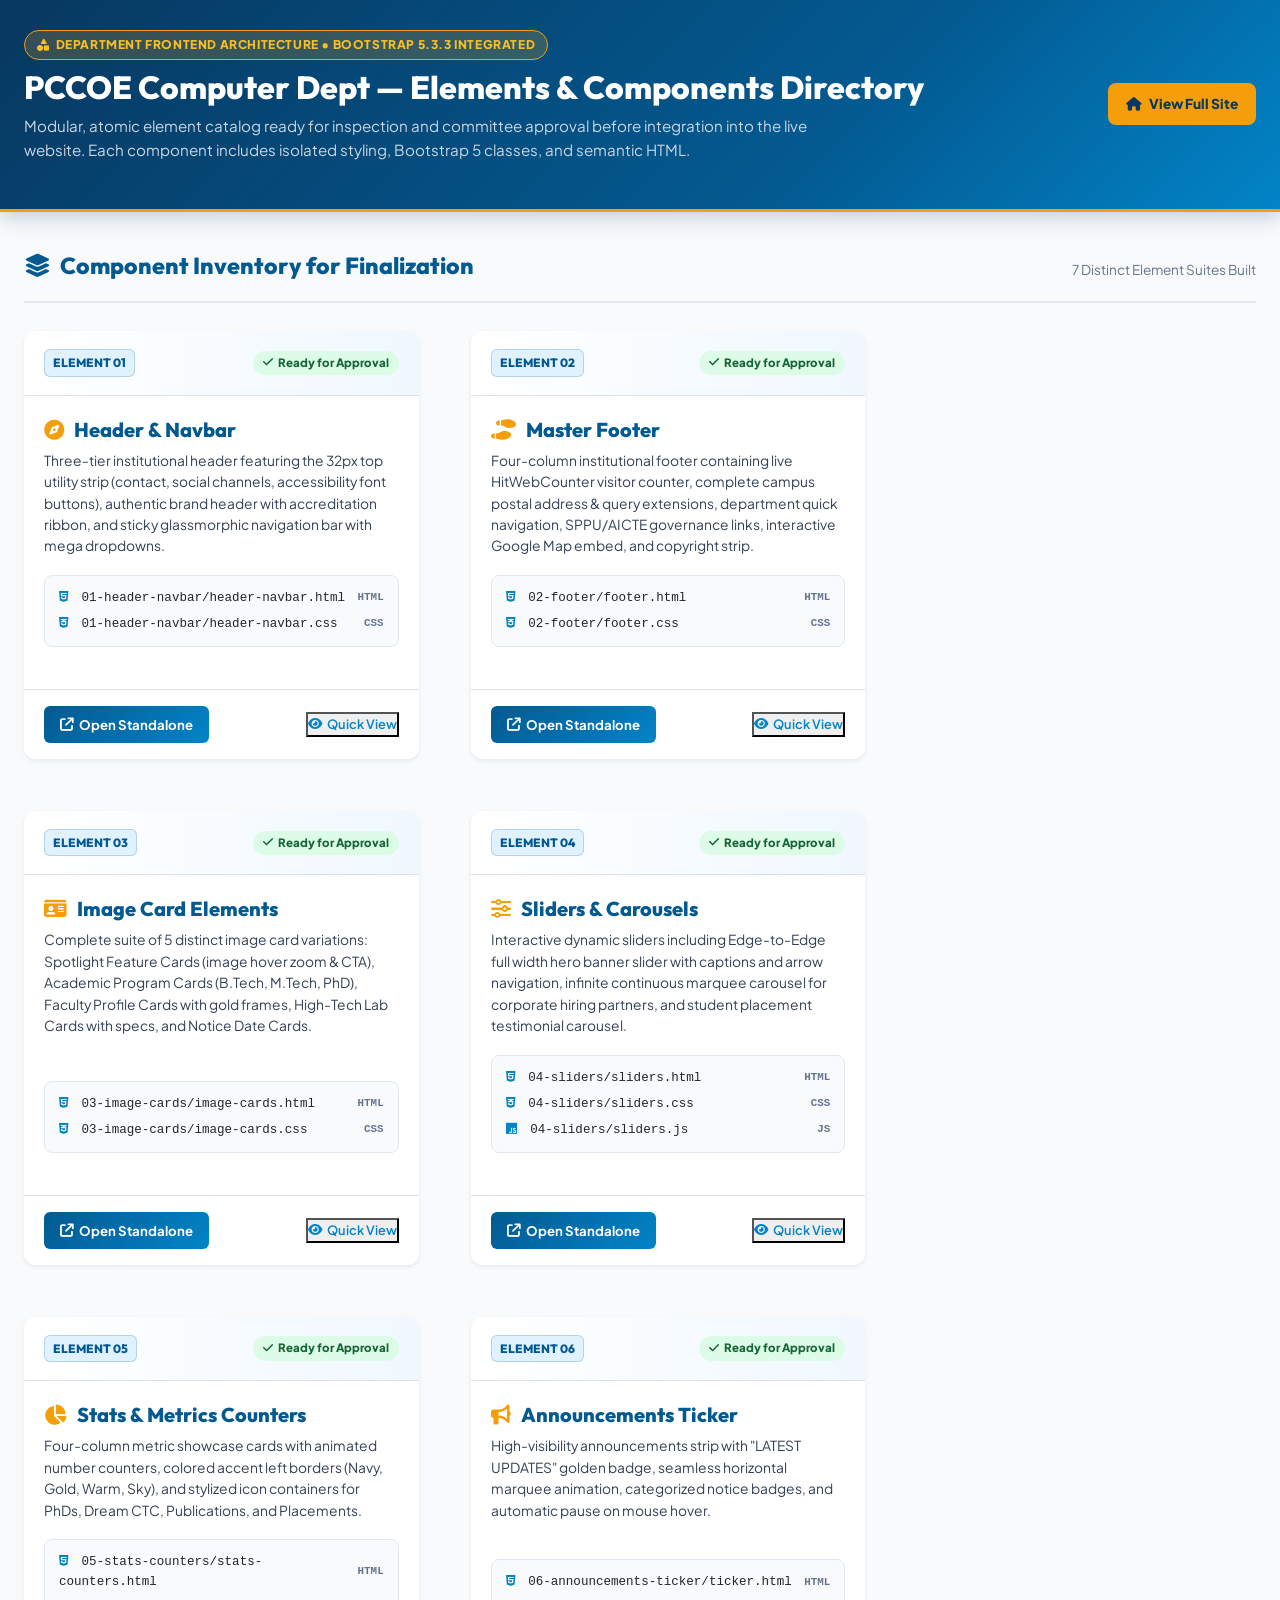
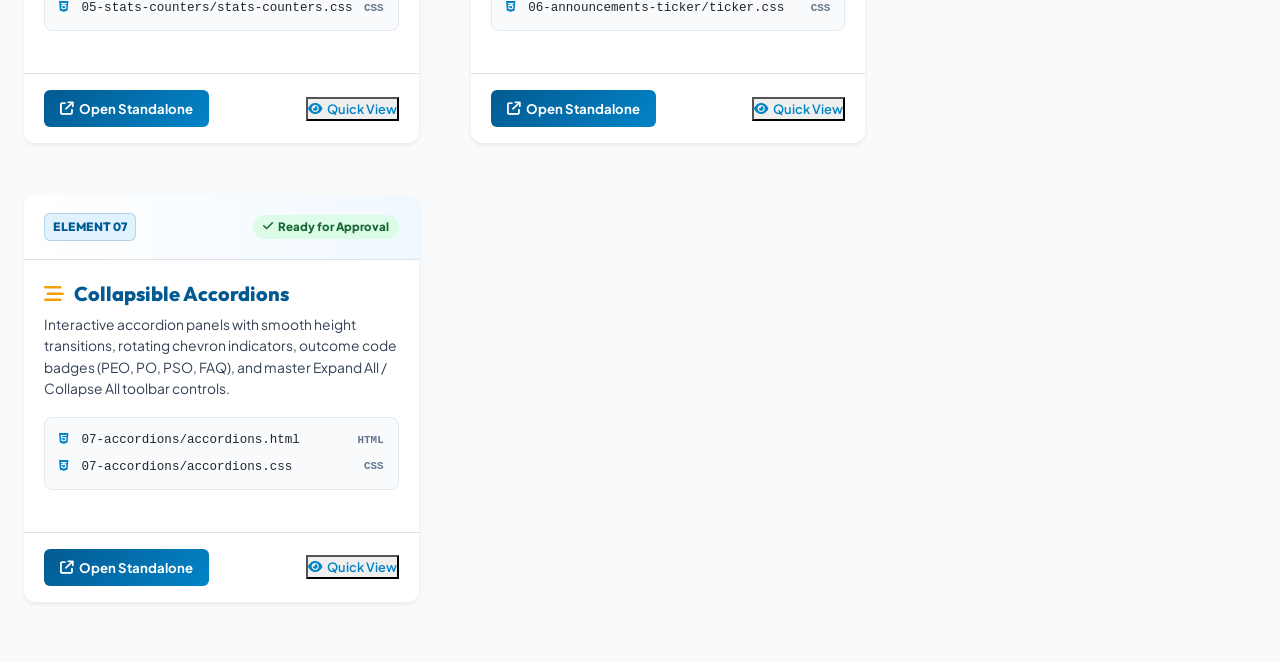
<file: elements/index.html>
<!DOCTYPE html>
<html lang="en">
<head>
  <meta charset="UTF-8">
  <meta name="viewport" content="width=device-width, initial-scale=1.0">
  <title>PCCOE Computer Dept - Master Elements & Component Catalog</title>
  
  <!-- Typography & Icons -->
  <link rel="preconnect" href="https://fonts.googleapis.com">
  <link rel="preconnect" href="https://fonts.gstatic.com" crossorigin>
  <link href="https://fonts.googleapis.com/css2?family=Outfit:wght@400;500;600;700;800&family=Plus+Jakarta+Sans:wght@400;500;600;700;800&display=swap" rel="stylesheet">
  <link rel="stylesheet" href="https://cdnjs.cloudflare.com/ajax/libs/font-awesome/6.5.1/css/all.min.css">

  <!-- Bootstrap 5.3.3 Modern Framework -->
  <link href="https://cdn.jsdelivr.net/npm/bootstrap@5.3.3/dist/css/bootstrap.min.css" rel="stylesheet" integrity="sha384-QWTKZyjpPEjISv5WaRU9OFeRpok6YctnYmDr5pNlyT2bRjXh0JMhjY6hW+ALEwIH" crossorigin="anonymous">

  <style>
    :root {
      --bs-primary: #035a91;
      --bs-secondary: #073860;
      --bs-info: #0284c7;
      --bs-warning: #f59e0b;
      --bs-body-font-family: var(--font-sans);
      --pccoe-navy-darkest: #073860;
      --pccoe-navy: #035a91;
      --pccoe-navy-royal: #0277bd;
      --pccoe-navy-mid: #0284c7;
      --pccoe-navy-subtle: #e0f2fe;
      --pccoe-navy-wash: #f0f8ff;
      --pccoe-gold-primary: #f59e0b;
      --pccoe-gold-bright: #fbbf24;
      --pccoe-gold-dark: #b45309;
      --pccoe-gold-soft: #fef3c7;
      --bg-page: #f8fafc;
      --bg-surface: #ffffff;
      --text-main: #0f172a;
      --text-secondary: #334155;
      --text-muted: #64748b;
      --border-light: #e2e8f0;
      --font-sans: 'Plus Jakarta Sans', sans-serif;
      --font-display: 'Outfit', sans-serif;
    }

    * {
      box-sizing: border-box;
      margin: 0;
      padding: 0;
    }

    body {
      font-family: var(--font-sans);
      background-color: var(--bg-page);
      color: var(--text-main);
      line-height: 1.6;
    }

    /* Top Strip Header */
    .catalog-header {
      background: linear-gradient(135deg, var(--pccoe-navy-darkest) 0%, var(--pccoe-navy) 65%, var(--pccoe-navy-mid) 100%);
      color: #ffffff;
      padding: 30px 0;
      border-bottom: 3px solid var(--pccoe-gold-primary);
      box-shadow: 0 4px 20px rgba(7, 56, 96, 0.25);
    }

    .container {
      max-width: 1380px;
      margin: 0 auto;
      padding: 0 24px;
    }

    .header-flex {
      display: flex;
      justify-content: space-between;
      align-items: center;
      flex-wrap: wrap;
      gap: 16px;
    }

    .header-badge {
      display: inline-flex;
      align-items: center;
      gap: 6px;
      background: rgba(245, 158, 11, 0.2);
      border: 1px solid var(--pccoe-gold-primary);
      color: var(--pccoe-gold-bright);
      font-size: 0.75rem;
      font-weight: 800;
      padding: 4px 12px;
      border-radius: 9999px;
      text-transform: uppercase;
      letter-spacing: 0.05em;
      margin-bottom: 8px;
    }

    .catalog-title {
      font-family: var(--font-display);
      font-size: 2rem;
      font-weight: 800;
      line-height: 1.2;
    }

    .catalog-subtitle {
      font-size: 0.95rem;
      color: #cbd5e1;
      max-width: 800px;
      margin-top: 4px;
    }

    .header-actions {
      display: flex;
      gap: 12px;
    }

    .header-action-btn {
      display: inline-flex;
      align-items: center;
      gap: 8px;
      background: var(--pccoe-gold-primary);
      color: var(--pccoe-navy-darkest);
      font-weight: 800;
      font-size: 0.85rem;
      padding: 10px 18px;
      border-radius: 8px;
      text-decoration: none;
      transition: all 0.2s ease;
    }

    .header-action-btn:hover {
      background: var(--pccoe-gold-bright);
      transform: translateY(-2px);
    }

    /* Grid of Elements */
    .elements-section {
      padding: 40px 0 60px;
    }

    .section-intro-bar {
      margin-bottom: 28px;
      display: flex;
      justify-content: space-between;
      align-items: center;
      flex-wrap: wrap;
      gap: 12px;
      border-bottom: 2px solid var(--border-light);
      padding-bottom: 14px;
    }

    .section-intro-bar h2 {
      font-family: var(--font-display);
      font-size: 1.45rem;
      font-weight: 800;
      color: var(--pccoe-navy);
      display: flex;
      align-items: center;
      gap: 10px;
    }

    .elements-catalog-grid {
      display: grid;
      grid-template-columns: repeat(auto-fit, minmax(390px, 1fr));
      gap: 1.75rem;
    }

    .elements-catalog-grid.row {
      display: flex !important;
    }

    .element-entry-card {
      background: #ffffff;
      border-radius: 12px;
      border: 1px solid var(--border-light);
      box-shadow: 0 2px 8px rgba(3, 90, 145, 0.06);
      overflow: hidden;
      display: flex;
      flex-direction: column;
      transition: all 0.25s ease;
    }

    .element-entry-card:hover {
      transform: translateY(-4px);
      box-shadow: 0 12px 24px rgba(3, 90, 145, 0.12);
      border-color: var(--pccoe-navy-mid);
    }

    .entry-card-header {
      padding: 18px 20px;
      background: linear-gradient(90deg, #ffffff 0%, var(--pccoe-navy-wash) 100%);
      border-bottom: 1px solid var(--border-light);
      display: flex;
      align-items: center;
      justify-content: space-between;
    }

    .entry-num-badge {
      font-family: var(--font-display);
      font-size: 0.75rem;
      font-weight: 800;
      color: var(--pccoe-navy);
      background: var(--pccoe-navy-subtle);
      border: 1px solid rgba(3, 90, 145, 0.2);
      padding: 3px 8px;
      border-radius: 6px;
    }

    .entry-status-badge {
      font-size: 0.72rem;
      font-weight: 800;
      color: #166534;
      background: #dcfce7;
      padding: 3px 10px;
      border-radius: 9999px;
      display: inline-flex;
      align-items: center;
      gap: 5px;
    }

    .entry-card-body {
      padding: 22px 20px;
      flex: 1;
      display: flex;
      flex-direction: column;
    }

    .entry-title {
      font-family: var(--font-display);
      font-size: 1.25rem;
      font-weight: 800;
      color: var(--pccoe-navy);
      margin-bottom: 8px;
      display: flex;
      align-items: center;
      gap: 10px;
    }

    .entry-title i {
      color: var(--pccoe-gold-primary);
    }

    .entry-desc {
      font-size: 0.865rem;
      color: var(--text-secondary);
      line-height: 1.55;
      margin-bottom: 18px;
      flex: 1;
    }

    .entry-files-list {
      list-style: none;
      display: flex;
      flex-direction: column;
      gap: 6px;
      margin-bottom: 20px;
      background: #f8fafc;
      padding: 12px 14px;
      border-radius: 8px;
      border: 1px solid var(--border-light);
    }

    .entry-file-item {
      display: flex;
      align-items: center;
      justify-content: space-between;
      font-size: 0.785rem;
      font-family: ui-monospace, SFMono-Regular, Menlo, Monaco, Consolas, monospace;
    }

    .entry-file-item i {
      margin-right: 6px;
      color: var(--pccoe-navy-mid);
    }

    .entry-file-type {
      font-size: 0.68rem;
      font-weight: 700;
      color: var(--text-muted);
      text-transform: uppercase;
    }

    .entry-card-footer {
      padding: 16px 20px;
      background: #ffffff;
      border-top: 1px solid var(--border-light);
      display: flex;
      align-items: center;
      justify-content: space-between;
      gap: 10px;
    }

    .entry-open-btn {
      display: inline-flex;
      align-items: center;
      gap: 6px;
      background: linear-gradient(135deg, var(--pccoe-navy) 0%, var(--pccoe-navy-mid) 100%);
      color: #ffffff;
      font-size: 0.825rem;
      font-weight: 700;
      padding: 8px 16px;
      border-radius: 6px;
      text-decoration: none;
      transition: all 0.2s ease;
    }

    .entry-open-btn:hover {
      background: var(--pccoe-gold-primary);
      color: var(--pccoe-navy-darkest);
      transform: translateY(-1px);
    }

    .entry-inspect-link {
      font-size: 0.8rem;
      font-weight: 600;
      color: var(--pccoe-navy-mid);
      text-decoration: none;
      display: inline-flex;
      align-items: center;
      gap: 5px;
    }

    .entry-inspect-link:hover {
      color: var(--pccoe-gold-dark);
      text-decoration: underline;
    }

    /* Live Preview Modal Overlay */
    .preview-modal-overlay {
      position: fixed;
      inset: 0;
      background: rgba(7, 56, 96, 0.8);
      backdrop-filter: blur(6px);
      z-index: 2000;
      display: none;
      align-items: center;
      justify-content: center;
      padding: 20px;
    }

    .preview-modal-overlay.active {
      display: flex;
    }

    .preview-modal-box {
      background: #ffffff;
      width: 95%;
      height: 90vh;
      border-radius: 12px;
      overflow: hidden;
      display: flex;
      flex-direction: column;
      box-shadow: 0 20px 40px rgba(0,0,0,0.3);
      border: 2px solid var(--pccoe-gold-primary);
    }

    .preview-modal-topbar {
      background: var(--pccoe-navy-darkest);
      color: #ffffff;
      padding: 12px 20px;
      display: flex;
      justify-content: space-between;
      align-items: center;
    }

    .preview-modal-title {
      font-family: var(--font-display);
      font-weight: 700;
      font-size: 1.1rem;
      color: var(--pccoe-gold-bright);
    }

    .preview-modal-close {
      background: none;
      border: none;
      color: #ffffff;
      font-size: 1.3rem;
      cursor: pointer;
    }

    .preview-modal-iframe {
      width: 100%;
      height: 100%;
      border: none;
    }
  </style>
</head>
<body>

  <!-- Catalog Header -->
  <header class="catalog-header">
    <div class="container header-flex">
      <div>
        <div class="header-badge"><i class="fa-solid fa-shapes"></i> Department Frontend Architecture • Bootstrap 5.3.3 Integrated</div>
        <h1 class="catalog-title">PCCOE Computer Dept — Elements & Components Directory</h1>
        <p class="catalog-subtitle">
          Modular, atomic element catalog ready for inspection and committee approval before integration into the live website. Each component includes isolated styling, Bootstrap 5 classes, and semantic HTML.
        </p>
      </div>
      <div class="header-actions">
        <a href="../index.html" class="header-action-btn"><i class="fa-solid fa-house"></i> View Full Site</a>
      </div>
    </div>
  </header>

  <!-- Elements Section -->
  <main class="elements-section">
    <div class="container">
      
      <div class="section-intro-bar">
        <h2><i class="fa-solid fa-layer-group"></i> Component Inventory for Finalization</h2>
        <span style="font-size: 0.85rem; color: var(--text-muted);">7 Distinct Element Suites Built</span>
      </div>

      <div class="row row-cols-1 row-cols-md-2 row-cols-lg-3 g-4 elements-catalog-grid">

        <!-- ELEMENT 01 -->
        <div class="col">
          <article class="element-entry-card card h-100 shadow-sm border-0">
            <div class="entry-card-header card-header border-bottom">
              <span class="entry-num-badge">ELEMENT 01</span>
              <span class="entry-status-badge"><i class="fa-solid fa-check"></i> Ready for Approval</span>
            </div>
            <div class="entry-card-body card-body d-flex flex-column">
              <h3 class="entry-title"><i class="fa-solid fa-compass"></i> Header & Navbar</h3>
              <p class="entry-desc">
                Three-tier institutional header featuring the 32px top utility strip (contact, social channels, accessibility font buttons), authentic brand header with accreditation ribbon, and sticky glassmorphic navigation bar with mega dropdowns.
              </p>
              <ul class="entry-files-list mt-auto">
                <li class="entry-file-item">
                  <span><i class="fa-brands fa-html5"></i> 01-header-navbar/header-navbar.html</span>
                  <span class="entry-file-type">HTML</span>
                </li>
                <li class="entry-file-item">
                  <span><i class="fa-brands fa-css3-alt"></i> 01-header-navbar/header-navbar.css</span>
                  <span class="entry-file-type">CSS</span>
                </li>
              </ul>
            </div>
            <div class="entry-card-footer card-footer mt-auto bg-white border-top">
              <a href="01-header-navbar/header-navbar.html" class="entry-open-btn" target="_blank"><i class="fa-solid fa-arrow-up-right-from-square"></i> Open Standalone</a>
              <button class="entry-inspect-link open-modal-trigger" data-src="01-header-navbar/header-navbar.html" data-title="Element 01: Master Header & Navbar"><i class="fa-solid fa-eye"></i> Quick View</button>
            </div>
          </article>
        </div>

        <!-- ELEMENT 02 -->
        <div class="col">
          <article class="element-entry-card card h-100 shadow-sm border-0">
            <div class="entry-card-header card-header border-bottom">
              <span class="entry-num-badge">ELEMENT 02</span>
              <span class="entry-status-badge"><i class="fa-solid fa-check"></i> Ready for Approval</span>
            </div>
            <div class="entry-card-body card-body d-flex flex-column">
              <h3 class="entry-title"><i class="fa-solid fa-shoe-prints"></i> Master Footer</h3>
              <p class="entry-desc">
                Four-column institutional footer containing live HitWebCounter visitor counter, complete campus postal address & query extensions, department quick navigation, SPPU/AICTE governance links, interactive Google Map embed, and copyright strip.
              </p>
              <ul class="entry-files-list mt-auto">
                <li class="entry-file-item">
                  <span><i class="fa-brands fa-html5"></i> 02-footer/footer.html</span>
                  <span class="entry-file-type">HTML</span>
                </li>
                <li class="entry-file-item">
                  <span><i class="fa-brands fa-css3-alt"></i> 02-footer/footer.css</span>
                  <span class="entry-file-type">CSS</span>
                </li>
              </ul>
            </div>
            <div class="entry-card-footer card-footer mt-auto bg-white border-top">
              <a href="02-footer/footer.html" class="entry-open-btn" target="_blank"><i class="fa-solid fa-arrow-up-right-from-square"></i> Open Standalone</a>
              <button class="entry-inspect-link open-modal-trigger" data-src="02-footer/footer.html" data-title="Element 02: Master Institutional Footer"><i class="fa-solid fa-eye"></i> Quick View</button>
            </div>
          </article>
        </div>

        <!-- ELEMENT 03 -->
        <div class="col">
          <article class="element-entry-card card h-100 shadow-sm border-0">
            <div class="entry-card-header card-header border-bottom">
              <span class="entry-num-badge">ELEMENT 03</span>
              <span class="entry-status-badge"><i class="fa-solid fa-check"></i> Ready for Approval</span>
            </div>
            <div class="entry-card-body card-body d-flex flex-column">
              <h3 class="entry-title"><i class="fa-solid fa-id-card"></i> Image Card Elements</h3>
              <p class="entry-desc">
                Complete suite of 5 distinct image card variations: Spotlight Feature Cards (image hover zoom & CTA), Academic Program Cards (B.Tech, M.Tech, PhD), Faculty Profile Cards with gold frames, High-Tech Lab Cards with specs, and Notice Date Cards.
              </p>
              <ul class="entry-files-list mt-auto">
                <li class="entry-file-item">
                  <span><i class="fa-brands fa-html5"></i> 03-image-cards/image-cards.html</span>
                  <span class="entry-file-type">HTML</span>
                </li>
                <li class="entry-file-item">
                  <span><i class="fa-brands fa-css3-alt"></i> 03-image-cards/image-cards.css</span>
                  <span class="entry-file-type">CSS</span>
                </li>
              </ul>
            </div>
            <div class="entry-card-footer card-footer mt-auto bg-white border-top">
              <a href="03-image-cards/image-cards.html" class="entry-open-btn" target="_blank"><i class="fa-solid fa-arrow-up-right-from-square"></i> Open Standalone</a>
              <button class="entry-inspect-link open-modal-trigger" data-src="03-image-cards/image-cards.html" data-title="Element 03: Image Card Elements Suite"><i class="fa-solid fa-eye"></i> Quick View</button>
            </div>
          </article>
        </div>

        <!-- ELEMENT 04 -->
        <div class="col">
          <article class="element-entry-card card h-100 shadow-sm border-0">
            <div class="entry-card-header card-header border-bottom">
              <span class="entry-num-badge">ELEMENT 04</span>
              <span class="entry-status-badge"><i class="fa-solid fa-check"></i> Ready for Approval</span>
            </div>
            <div class="entry-card-body card-body d-flex flex-column">
              <h3 class="entry-title"><i class="fa-solid fa-sliders"></i> Sliders & Carousels</h3>
              <p class="entry-desc">
                Interactive dynamic sliders including Edge-to-Edge full width hero banner slider with captions and arrow navigation, infinite continuous marquee carousel for corporate hiring partners, and student placement testimonial carousel.
              </p>
              <ul class="entry-files-list mt-auto">
                <li class="entry-file-item">
                  <span><i class="fa-brands fa-html5"></i> 04-sliders/sliders.html</span>
                  <span class="entry-file-type">HTML</span>
                </li>
                <li class="entry-file-item">
                  <span><i class="fa-brands fa-css3-alt"></i> 04-sliders/sliders.css</span>
                  <span class="entry-file-type">CSS</span>
                </li>
                <li class="entry-file-item">
                  <span><i class="fa-brands fa-js"></i> 04-sliders/sliders.js</span>
                  <span class="entry-file-type">JS</span>
                </li>
              </ul>
            </div>
            <div class="entry-card-footer card-footer mt-auto bg-white border-top">
              <a href="04-sliders/sliders.html" class="entry-open-btn" target="_blank"><i class="fa-solid fa-arrow-up-right-from-square"></i> Open Standalone</a>
              <button class="entry-inspect-link open-modal-trigger" data-src="04-sliders/sliders.html" data-title="Element 04: Sliders & Carousels Suite"><i class="fa-solid fa-eye"></i> Quick View</button>
            </div>
          </article>
        </div>

        <!-- ELEMENT 05 -->
        <div class="col">
          <article class="element-entry-card card h-100 shadow-sm border-0">
            <div class="entry-card-header card-header border-bottom">
              <span class="entry-num-badge">ELEMENT 05</span>
              <span class="entry-status-badge"><i class="fa-solid fa-check"></i> Ready for Approval</span>
            </div>
            <div class="entry-card-body card-body d-flex flex-column">
              <h3 class="entry-title"><i class="fa-solid fa-chart-pie"></i> Stats & Metrics Counters</h3>
              <p class="entry-desc">
                Four-column metric showcase cards with animated number counters, colored accent left borders (Navy, Gold, Warm, Sky), and stylized icon containers for PhDs, Dream CTC, Publications, and Placements.
              </p>
              <ul class="entry-files-list mt-auto">
                <li class="entry-file-item">
                  <span><i class="fa-brands fa-html5"></i> 05-stats-counters/stats-counters.html</span>
                  <span class="entry-file-type">HTML</span>
                </li>
                <li class="entry-file-item">
                  <span><i class="fa-brands fa-css3-alt"></i> 05-stats-counters/stats-counters.css</span>
                  <span class="entry-file-type">CSS</span>
                </li>
              </ul>
            </div>
            <div class="entry-card-footer card-footer mt-auto bg-white border-top">
              <a href="05-stats-counters/stats-counters.html" class="entry-open-btn" target="_blank"><i class="fa-solid fa-arrow-up-right-from-square"></i> Open Standalone</a>
              <button class="entry-inspect-link open-modal-trigger" data-src="05-stats-counters/stats-counters.html" data-title="Element 05: Stats & Metrics Counters"><i class="fa-solid fa-eye"></i> Quick View</button>
            </div>
          </article>
        </div>

        <!-- ELEMENT 06 -->
        <div class="col">
          <article class="element-entry-card card h-100 shadow-sm border-0">
            <div class="entry-card-header card-header border-bottom">
              <span class="entry-num-badge">ELEMENT 06</span>
              <span class="entry-status-badge"><i class="fa-solid fa-check"></i> Ready for Approval</span>
            </div>
            <div class="entry-card-body card-body d-flex flex-column">
              <h3 class="entry-title"><i class="fa-solid fa-bullhorn"></i> Announcements Ticker</h3>
              <p class="entry-desc">
                High-visibility announcements strip with "LATEST UPDATES" golden badge, seamless horizontal marquee animation, categorized notice badges, and automatic pause on mouse hover.
              </p>
              <ul class="entry-files-list mt-auto">
                <li class="entry-file-item">
                  <span><i class="fa-brands fa-html5"></i> 06-announcements-ticker/ticker.html</span>
                  <span class="entry-file-type">HTML</span>
                </li>
                <li class="entry-file-item">
                  <span><i class="fa-brands fa-css3-alt"></i> 06-announcements-ticker/ticker.css</span>
                  <span class="entry-file-type">CSS</span>
                </li>
              </ul>
            </div>
            <div class="entry-card-footer card-footer mt-auto bg-white border-top">
              <a href="06-announcements-ticker/ticker.html" class="entry-open-btn" target="_blank"><i class="fa-solid fa-arrow-up-right-from-square"></i> Open Standalone</a>
              <button class="entry-inspect-link open-modal-trigger" data-src="06-announcements-ticker/ticker.html" data-title="Element 06: Announcements & Spotlight Ticker"><i class="fa-solid fa-eye"></i> Quick View</button>
            </div>
          </article>
        </div>

        <!-- ELEMENT 07 -->
        <div class="col">
          <article class="element-entry-card card h-100 shadow-sm border-0">
            <div class="entry-card-header card-header border-bottom">
              <span class="entry-num-badge">ELEMENT 07</span>
              <span class="entry-status-badge"><i class="fa-solid fa-check"></i> Ready for Approval</span>
            </div>
            <div class="entry-card-body card-body d-flex flex-column">
              <h3 class="entry-title"><i class="fa-solid fa-bars-staggered"></i> Collapsible Accordions</h3>
              <p class="entry-desc">
                Interactive accordion panels with smooth height transitions, rotating chevron indicators, outcome code badges (PEO, PO, PSO, FAQ), and master Expand All / Collapse All toolbar controls.
              </p>
              <ul class="entry-files-list mt-auto">
                <li class="entry-file-item">
                  <span><i class="fa-brands fa-html5"></i> 07-accordions/accordions.html</span>
                  <span class="entry-file-type">HTML</span>
                </li>
                <li class="entry-file-item">
                  <span><i class="fa-brands fa-css3-alt"></i> 07-accordions/accordions.css</span>
                  <span class="entry-file-type">CSS</span>
                </li>
              </ul>
            </div>
            <div class="entry-card-footer card-footer mt-auto bg-white border-top">
              <a href="07-accordions/accordions.html" class="entry-open-btn" target="_blank"><i class="fa-solid fa-arrow-up-right-from-square"></i> Open Standalone</a>
              <button class="entry-inspect-link open-modal-trigger" data-src="07-accordions/accordions.html" data-title="Element 07: Collapsible Accordions & Panels"><i class="fa-solid fa-eye"></i> Quick View</button>
            </div>
          </article>
        </div>

      </div>

    </div>
  </main>

  <!-- Interactive Quick View Modal -->
  <div class="preview-modal-overlay" id="previewModal">
    <div class="preview-modal-box">
      <div class="preview-modal-topbar">
        <span class="preview-modal-title" id="modalTitle">Component Preview</span>
        <button class="preview-modal-close" id="closeModalBtn" aria-label="Close Preview">&times;</button>
      </div>
      <iframe class="preview-modal-iframe" id="modalIframe" src="about:blank"></iframe>
    </div>
  </div>

  <script>
    const modal = document.getElementById('previewModal');
    const iframe = document.getElementById('modalIframe');
    const modalTitle = document.getElementById('modalTitle');
    const closeBtn = document.getElementById('closeModalBtn');

    document.querySelectorAll('.open-modal-trigger').forEach(btn => {
      btn.addEventListener('click', (e) => {
        e.preventDefault();
        const src = btn.getAttribute('data-src');
        const title = btn.getAttribute('data-title');
        modalTitle.textContent = title;
        iframe.src = src;
        modal.classList.add('active');
      });
    });

    closeBtn.addEventListener('click', () => {
      modal.classList.remove('active');
      iframe.src = 'about:blank';
    });

    modal.addEventListener('click', (e) => {
      if (e.target === modal) {
        modal.classList.remove('active');
        iframe.src = 'about:blank';
      }
    });
  </script>

  <!-- Bootstrap 5.3.3 JS Bundle -->
  <script src="https://cdn.jsdelivr.net/npm/bootstrap@5.3.3/dist/js/bootstrap.bundle.min.js" integrity="sha384-YvpcrYf0tY3lHB60NNkmXc5s9fDVZLESaAA55NDzOxhy9GkcIdslK1eN7N6jIeHz" crossorigin="anonymous"></script>
</body>
</html>
</file>
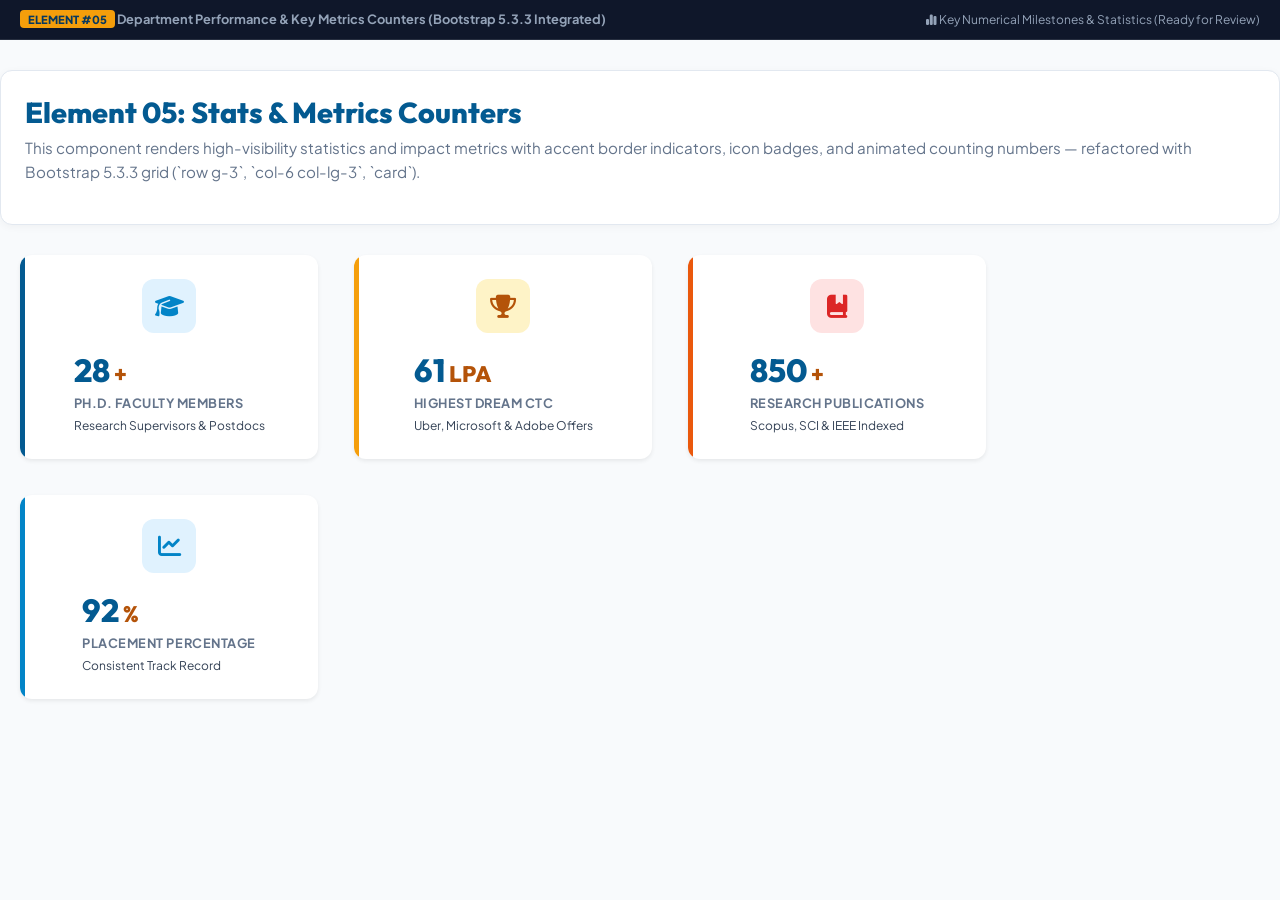
<file: elements/05-stats-counters/stats-counters.html>
<!DOCTYPE html>
<html lang="en">
<head>
  <meta charset="UTF-8">
  <meta name="viewport" content="width=device-width, initial-scale=1.0">
  <title>Element 05: Stats & Metrics Counters | PCCOE Computer Dept</title>
  
  <!-- Typography & Icons -->
  <link rel="preconnect" href="https://fonts.googleapis.com">
  <link rel="preconnect" href="https://fonts.gstatic.com" crossorigin>
  <link href="https://fonts.googleapis.com/css2?family=Outfit:wght@400;500;600;700;800&family=Plus+Jakarta+Sans:wght@400;500;600;700;800&display=swap" rel="stylesheet">
  <link rel="stylesheet" href="https://cdnjs.cloudflare.com/ajax/libs/font-awesome/6.5.1/css/all.min.css">
  
  <!-- Bootstrap 5.3.3 Modern Framework -->
  <link href="https://cdn.jsdelivr.net/npm/bootstrap@5.3.3/dist/css/bootstrap.min.css" rel="stylesheet" integrity="sha384-QWTKZyjpPEjISv5WaRU9OFeRpok6YctnYmDr5pNlyT2bRjXh0JMhjY6hW+ALEwIH" crossorigin="anonymous">

  <!-- Dedicated Modular CSS -->
  <link rel="stylesheet" href="stats-counters.css">
  
  <style>
    body {
      background-color: #f8fafc;
      margin: 0;
      padding: 0;
      font-family: 'Plus Jakarta Sans', sans-serif;
      padding-bottom: 60px;
    }
    .preview-banner {
      background: #0f172a;
      color: #94a3b8;
      padding: 10px 20px;
      font-size: 0.8rem;
      display: flex;
      justify-content: space-between;
      align-items: center;
      border-bottom: 1px solid rgba(255,255,255,0.1);
      margin-bottom: 30px;
    }
    .preview-tag {
      background: #f59e0b;
      color: #073860;
      font-weight: 800;
      padding: 2px 8px;
      border-radius: 4px;
      font-size: 0.7rem;
      text-transform: uppercase;
    }
    .preview-intro {
      max-width: 1380px;
      margin: 0 auto 30px;
      padding: 24px;
      background: #ffffff;
      border-radius: 12px;
      border: 1px solid #e2e8f0;
      box-shadow: 0 2px 8px rgba(0,0,0,0.04);
    }
    .preview-intro h1 {
      font-family: 'Outfit', sans-serif;
      color: #035a91;
      font-size: 1.8rem;
      font-weight: 800;
      margin-bottom: 6px;
    }
  </style>
</head>
<body>

  <!-- Component Identifier Banner -->
  <div class="preview-banner">
    <div><span class="preview-tag">ELEMENT #05</span> <strong>Department Performance & Key Metrics Counters (Bootstrap 5.3.3 Integrated)</strong></div>
    <div style="font-size: 0.75rem;"><i class="fa-solid fa-chart-simple"></i> Key Numerical Milestones & Statistics (Ready for Review)</div>
  </div>

  <div class="preview-intro container">
    <h1>Element 05: Stats & Metrics Counters</h1>
    <p style="color: #64748b; font-size: 0.95rem; line-height: 1.6;">
      This component renders high-visibility statistics and impact metrics with accent border indicators, icon badges, and animated counting numbers — refactored with Bootstrap 5.3.3 grid (`row g-3`, `col-6 col-lg-3`, `card`).
    </p>
  </div>

  <div class="metrics-wrap container">
    
    <div class="metrics-section">
      <div class="row g-3 metrics-grid">
        
        <!-- Metric 1 -->
        <div class="col-6 col-lg-3">
          <article class="metric-card card h-100 shadow-sm border-0">
            <div class="metric-icon-box">
              <i class="fa-solid fa-graduation-cap"></i>
            </div>
            <div class="metric-info">
              <div class="metric-number-wrap">
                <span class="metric-number" data-target="28">28</span>
                <span class="metric-suffix">+</span>
              </div>
              <div class="metric-label">Ph.D. Faculty Members</div>
              <div class="metric-subtext">Research Supervisors & Postdocs</div>
            </div>
          </article>
        </div>

        <!-- Metric 2 -->
        <div class="col-6 col-lg-3">
          <article class="metric-card accent-gold card h-100 shadow-sm border-0">
            <div class="metric-icon-box">
              <i class="fa-solid fa-trophy"></i>
            </div>
            <div class="metric-info">
              <div class="metric-number-wrap">
                <span class="metric-number" data-target="61">61</span>
                <span class="metric-suffix">LPA</span>
              </div>
              <div class="metric-label">Highest Dream CTC</div>
              <div class="metric-subtext">Uber, Microsoft & Adobe Offers</div>
            </div>
          </article>
        </div>

        <!-- Metric 3 -->
        <div class="col-6 col-lg-3">
          <article class="metric-card accent-warm card h-100 shadow-sm border-0">
            <div class="metric-icon-box">
              <i class="fa-solid fa-book-bookmark"></i>
            </div>
            <div class="metric-info">
              <div class="metric-number-wrap">
                <span class="metric-number" data-target="850">850</span>
                <span class="metric-suffix">+</span>
              </div>
              <div class="metric-label">Research Publications</div>
              <div class="metric-subtext">Scopus, SCI & IEEE Indexed</div>
            </div>
          </article>
        </div>

        <!-- Metric 4 -->
        <div class="col-6 col-lg-3">
          <article class="metric-card accent-sky card h-100 shadow-sm border-0">
            <div class="metric-icon-box">
              <i class="fa-solid fa-chart-line"></i>
            </div>
            <div class="metric-info">
              <div class="metric-number-wrap">
                <span class="metric-number" data-target="92">92</span>
                <span class="metric-suffix">%</span>
              </div>
              <div class="metric-label">Placement Percentage</div>
              <div class="metric-subtext">Consistent Track Record</div>
            </div>
          </article>
        </div>

      </div>
    </div>

  </div>

  <script>
    // Smooth number counting animation
    const counters = document.querySelectorAll('.metric-number');
    counters.forEach(counter => {
      const target = +counter.getAttribute('data-target');
      let count = 0;
      const speed = target > 200 ? 10 : 30;
      const increment = Math.ceil(target / 40);

      const updateCount = () => {
        count += increment;
        if (count < target) {
          counter.innerText = count;
          setTimeout(updateCount, speed);
        } else {
          counter.innerText = target;
        }
      };
      updateCount();
    });
  </script>

  <!-- Bootstrap 5.3.3 JS Bundle -->
  <script src="https://cdn.jsdelivr.net/npm/bootstrap@5.3.3/dist/js/bootstrap.bundle.min.js" integrity="sha384-YvpcrYf0tY3lHB60NNkmXc5s9fDVZLESaAA55NDzOxhy9GkcIdslK1eN7N6jIeHz" crossorigin="anonymous"></script>
</body>
</html>
</file>
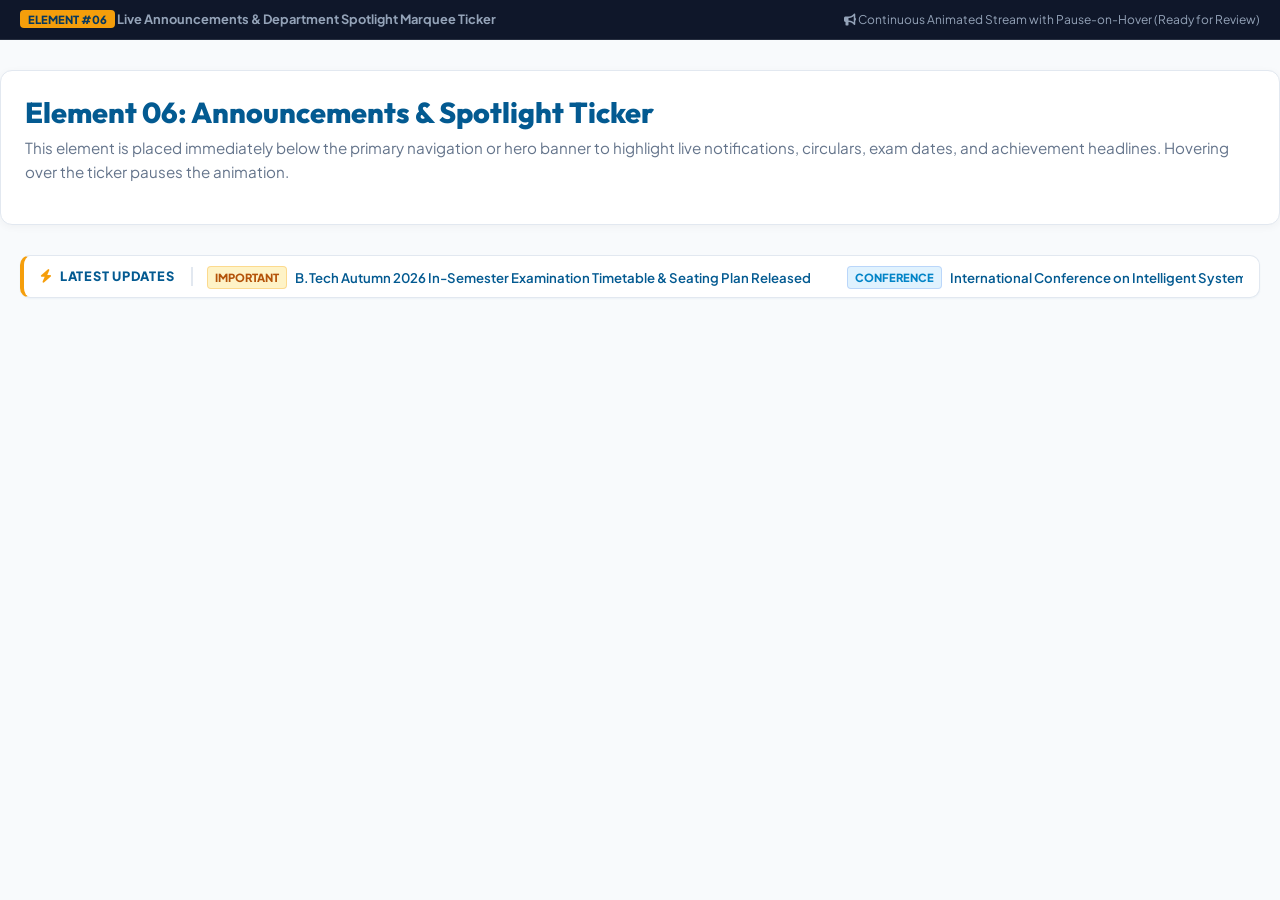
<file: elements/06-announcements-ticker/ticker.html>
<!DOCTYPE html>
<html lang="en">
<head>
  <meta charset="UTF-8">
  <meta name="viewport" content="width=device-width, initial-scale=1.0">
  <title>Element 06: Announcements & Spotlight Ticker | PCCOE Computer Dept</title>
  
  <!-- Typography & Icons -->
  <link rel="preconnect" href="https://fonts.googleapis.com">
  <link rel="preconnect" href="https://fonts.gstatic.com" crossorigin>
  <link href="https://fonts.googleapis.com/css2?family=Outfit:wght@400;500;600;700;800&family=Plus+Jakarta+Sans:wght@400;500;600;700;800&display=swap" rel="stylesheet">
  <link rel="stylesheet" href="https://cdnjs.cloudflare.com/ajax/libs/font-awesome/6.5.1/css/all.min.css">
  
  <!-- Bootstrap 5.3.3 Modern Framework -->
  <link href="https://cdn.jsdelivr.net/npm/bootstrap@5.3.3/dist/css/bootstrap.min.css" rel="stylesheet" integrity="sha384-QWTKZyjpPEjISv5WaRU9OFeRpok6YctnYmDr5pNlyT2bRjXh0JMhjY6hW+ALEwIH" crossorigin="anonymous">

  <!-- Dedicated Modular CSS -->
  <link rel="stylesheet" href="ticker.css">
  
  <style>
    body {
      background-color: #f8fafc;
      margin: 0;
      padding: 0;
      font-family: 'Plus Jakarta Sans', sans-serif;
      padding-bottom: 60px;
    }
    .preview-banner {
      background: #0f172a;
      color: #94a3b8;
      padding: 10px 20px;
      font-size: 0.8rem;
      display: flex;
      justify-content: space-between;
      align-items: center;
      border-bottom: 1px solid rgba(255,255,255,0.1);
      margin-bottom: 30px;
    }
    .preview-tag {
      background: #f59e0b;
      color: #073860;
      font-weight: 800;
      padding: 2px 8px;
      border-radius: 4px;
      font-size: 0.7rem;
      text-transform: uppercase;
    }
    .preview-intro {
      max-width: 1380px;
      margin: 0 auto 30px;
      padding: 24px;
      background: #ffffff;
      border-radius: 12px;
      border: 1px solid #e2e8f0;
      box-shadow: 0 2px 8px rgba(0,0,0,0.04);
    }
    .preview-intro h1 {
      font-family: 'Outfit', sans-serif;
      color: #035a91;
      font-size: 1.8rem;
      font-weight: 800;
      margin-bottom: 6px;
    }
  </style>
</head>
<body>

  <!-- Component Identifier Banner -->
  <div class="preview-banner">
    <div><span class="preview-tag">ELEMENT #06</span> <strong>Live Announcements & Department Spotlight Marquee Ticker</strong></div>
    <div style="font-size: 0.75rem;"><i class="fa-solid fa-bullhorn"></i> Continuous Animated Stream with Pause-on-Hover (Ready for Review)</div>
  </div>

  <div class="preview-intro">
    <h1>Element 06: Announcements & Spotlight Ticker</h1>
    <p style="color: #64748b; font-size: 0.95rem; line-height: 1.6;">
      This element is placed immediately below the primary navigation or hero banner to highlight live notifications, circulars, exam dates, and achievement headlines. Hovering over the ticker pauses the animation.
    </p>
  </div>

  <div class="ticker-component-wrap">
    
    <!-- ======================================================================
         START OF COMPONENT: Announcements Ticker
         ====================================================================== -->
    <div class="spotlight-wrapper" role="region" aria-label="Department Latest Updates Ticker">
      
      <!-- Fixed Left Label Badge -->
      <div class="spotlight-badge">
        <i class="fa-solid fa-bolt"></i> Latest Updates
      </div>

      <!-- Animated Ticker Track -->
      <div class="spotlight-ticker-viewport">
        <div class="spotlight-marquee">
          
          <span class="ticker-item">
            <span class="ticker-tag urgent">IMPORTANT</span>
            <a href="#">B.Tech Autumn 2026 In-Semester Examination Timetable & Seating Plan Released</a>
          </span>

          <span class="ticker-item">
            <span class="ticker-tag">CONFERENCE</span>
            <a href="#">International Conference on Intelligent Systems & Autonomous Computing (ICISAC 2026) Call for Papers</a>
          </span>

          <span class="ticker-item">
            <span class="ticker-tag urgent">PLACEMENTS</span>
            <a href="#">Congratulations to 14 Computer Students Selected at Microsoft & Veritas with Dream CTC</a>
          </span>

          <span class="ticker-item">
            <span class="ticker-tag">ADMISSIONS</span>
            <a href="#">Ph.D. Research Admissions 2026 - Eligible Candidate Interview List Available Now</a>
          </span>

          <!-- Duplicate Set for Smooth Continuous Loop -->
          <span class="ticker-item">
            <span class="ticker-tag urgent">IMPORTANT</span>
            <a href="#">B.Tech Autumn 2026 In-Semester Examination Timetable & Seating Plan Released</a>
          </span>

          <span class="ticker-item">
            <span class="ticker-tag">CONFERENCE</span>
            <a href="#">International Conference on Intelligent Systems & Autonomous Computing (ICISAC 2026) Call for Papers</a>
          </span>

        </div>
      </div>

    </div>
    <!-- ======================================================================
         END OF COMPONENT: Announcements Ticker
         ====================================================================== -->

  </div>

  <!-- Bootstrap 5.3.3 JS Bundle -->
  <script src="https://cdn.jsdelivr.net/npm/bootstrap@5.3.3/dist/js/bootstrap.bundle.min.js" integrity="sha384-YvpcrYf0tY3lHB60NNkmXc5s9fDVZLESaAA55NDzOxhy9GkcIdslK1eN7N6jIeHz" crossorigin="anonymous"></script>
</body>
</html>
</file>
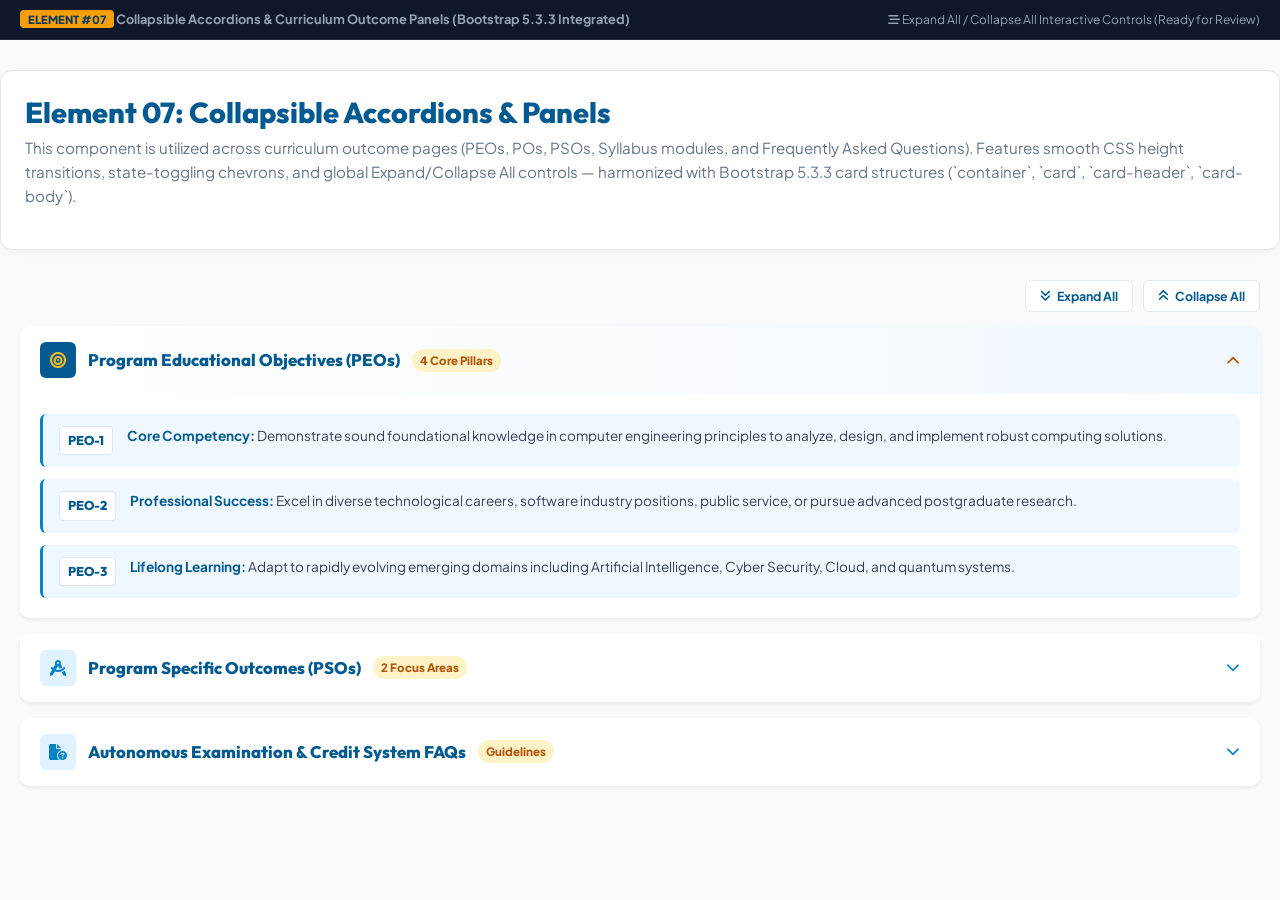
<file: elements/07-accordions/accordions.html>
<!DOCTYPE html>
<html lang="en">
<head>
  <meta charset="UTF-8">
  <meta name="viewport" content="width=device-width, initial-scale=1.0">
  <title>Element 07: Collapsible Accordions & Curriculum Panels | PCCOE Computer Dept</title>
  
  <!-- Typography & Icons -->
  <link rel="preconnect" href="https://fonts.googleapis.com">
  <link rel="preconnect" href="https://fonts.gstatic.com" crossorigin>
  <link href="https://fonts.googleapis.com/css2?family=Outfit:wght@400;500;600;700;800&family=Plus+Jakarta+Sans:wght@400;500;600;700;800&display=swap" rel="stylesheet">
  <link rel="stylesheet" href="https://cdnjs.cloudflare.com/ajax/libs/font-awesome/6.5.1/css/all.min.css">
  
  <!-- Bootstrap 5.3.3 Modern Framework -->
  <link href="https://cdn.jsdelivr.net/npm/bootstrap@5.3.3/dist/css/bootstrap.min.css" rel="stylesheet" integrity="sha384-QWTKZyjpPEjISv5WaRU9OFeRpok6YctnYmDr5pNlyT2bRjXh0JMhjY6hW+ALEwIH" crossorigin="anonymous">

  <!-- Dedicated Modular CSS -->
  <link rel="stylesheet" href="accordions.css">
  
  <style>
    body {
      background-color: #f8fafc;
      margin: 0;
      padding: 0;
      font-family: 'Plus Jakarta Sans', sans-serif;
      padding-bottom: 60px;
    }
    .preview-banner {
      background: #0f172a;
      color: #94a3b8;
      padding: 10px 20px;
      font-size: 0.8rem;
      display: flex;
      justify-content: space-between;
      align-items: center;
      border-bottom: 1px solid rgba(255,255,255,0.1);
      margin-bottom: 30px;
    }
    .preview-tag {
      background: #f59e0b;
      color: #073860;
      font-weight: 800;
      padding: 2px 8px;
      border-radius: 4px;
      font-size: 0.7rem;
      text-transform: uppercase;
    }
    .preview-intro {
      max-width: 1380px;
      margin: 0 auto 30px;
      padding: 24px;
      background: #ffffff;
      border-radius: 12px;
      border: 1px solid #e2e8f0;
      box-shadow: 0 2px 8px rgba(0,0,0,0.04);
    }
    .preview-intro h1 {
      font-family: 'Outfit', sans-serif;
      color: #035a91;
      font-size: 1.8rem;
      font-weight: 800;
      margin-bottom: 6px;
    }
  </style>
</head>
<body>

  <!-- Component Identifier Banner -->
  <div class="preview-banner">
    <div><span class="preview-tag">ELEMENT #07</span> <strong>Collapsible Accordions & Curriculum Outcome Panels (Bootstrap 5.3.3 Integrated)</strong></div>
    <div style="font-size: 0.75rem;"><i class="fa-solid fa-bars-staggered"></i> Expand All / Collapse All Interactive Controls (Ready for Review)</div>
  </div>

  <div class="preview-intro container">
    <h1>Element 07: Collapsible Accordions & Panels</h1>
    <p style="color: #64748b; font-size: 0.95rem; line-height: 1.6;">
      This component is utilized across curriculum outcome pages (PEOs, POs, PSOs, Syllabus modules, and Frequently Asked Questions). Features smooth CSS height transitions, state-toggling chevrons, and global Expand/Collapse All controls — harmonized with Bootstrap 5.3.3 card structures (`container`, `card`, `card-header`, `card-body`).
    </p>
  </div>

  <div class="accordion-wrapper container">
    
    <!-- Controls Toolbar -->
    <div class="accordion-toolbar">
      <button class="accordion-tool-btn" id="expandAllBtn"><i class="fa-solid fa-angles-down"></i> Expand All</button>
      <button class="accordion-tool-btn" id="collapseAllBtn"><i class="fa-solid fa-angles-up"></i> Collapse All</button>
    </div>

    <!-- Accordion Card 1 -->
    <div class="collapsible-card card shadow-sm border-0 mb-3 open">
      <div class="collapsible-header card-header border-0" role="button" aria-expanded="true">
        <div class="collapsible-title-wrap">
          <div class="collapsible-icon-badge"><i class="fa-solid fa-bullseye"></i></div>
          <h3 class="collapsible-title">Program Educational Objectives (PEOs)</h3>
          <span class="collapsible-meta-tag">4 Core Pillars</span>
        </div>
        <i class="fa-solid fa-chevron-down collapsible-chevron"></i>
      </div>
      <div class="collapsible-body card-body">
        <div class="outcome-items-list">
          <div class="outcome-row">
            <span class="outcome-code-tag">PEO-1</span>
            <div class="outcome-desc-text"><strong>Core Competency:</strong> Demonstrate sound foundational knowledge in computer engineering principles to analyze, design, and implement robust computing solutions.</div>
          </div>
          <div class="outcome-row">
            <span class="outcome-code-tag">PEO-2</span>
            <div class="outcome-desc-text"><strong>Professional Success:</strong> Excel in diverse technological careers, software industry positions, public service, or pursue advanced postgraduate research.</div>
          </div>
          <div class="outcome-row">
            <span class="outcome-code-tag">PEO-3</span>
            <div class="outcome-desc-text"><strong>Lifelong Learning:</strong> Adapt to rapidly evolving emerging domains including Artificial Intelligence, Cyber Security, Cloud, and quantum systems.</div>
          </div>
        </div>
      </div>
    </div>

    <!-- Accordion Card 2 -->
    <div class="collapsible-card card shadow-sm border-0 mb-3">
      <div class="collapsible-header card-header border-0" role="button" aria-expanded="false">
        <div class="collapsible-title-wrap">
          <div class="collapsible-icon-badge"><i class="fa-solid fa-compass-drafting"></i></div>
          <h3 class="collapsible-title">Program Specific Outcomes (PSOs)</h3>
          <span class="collapsible-meta-tag">2 Focus Areas</span>
        </div>
        <i class="fa-solid fa-chevron-down collapsible-chevron"></i>
      </div>
      <div class="collapsible-body card-body">
        <div class="outcome-items-list">
          <div class="outcome-row">
            <span class="outcome-code-tag">PSO-1</span>
            <div class="outcome-desc-text"><strong>System Architecture:</strong> Apply standard software engineering methodologies, data structures, and algorithmic paradigms to build scalable computing systems.</div>
          </div>
          <div class="outcome-row">
            <span class="outcome-code-tag">PSO-2</span>
            <div class="outcome-desc-text"><strong>Contemporary AI & Cloud:</strong> Formulate and implement intelligent data-driven applications utilizing cloud microservices, machine learning models, and secure cryptographic channels.</div>
          </div>
        </div>
      </div>
    </div>

    <!-- Accordion Card 3 -->
    <div class="collapsible-card card shadow-sm border-0 mb-3">
      <div class="collapsible-header card-header border-0" role="button" aria-expanded="false">
        <div class="collapsible-title-wrap">
          <div class="collapsible-icon-badge"><i class="fa-solid fa-file-circle-question"></i></div>
          <h3 class="collapsible-title">Autonomous Examination & Credit System FAQs</h3>
          <span class="collapsible-meta-tag">Guidelines</span>
        </div>
        <i class="fa-solid fa-chevron-down collapsible-chevron"></i>
      </div>
      <div class="collapsible-body card-body">
        <div class="outcome-items-list">
          <div class="outcome-row">
            <span class="outcome-code-tag">FAQ 1</span>
            <div class="outcome-desc-text"><strong>How does the autonomous grading system work?</strong> The department follows a 10-point relative grading scale benchmarked against AICTE and SPPU guidelines with continuous internal assessments (CIE) and end-semester evaluations (ESE).</div>
          </div>
          <div class="outcome-row">
            <span class="outcome-code-tag">FAQ 2</span>
            <div class="outcome-desc-text"><strong>Can undergraduate students earn Honors or Minor degrees?</strong> Yes, students maintaining a CGPA $\ge 7.5$ can register for specialized Honors/Minors in Artificial Intelligence, Cyber Security, or Data Science starting from Semester V.</div>
          </div>
        </div>
      </div>
    </div>

  </div>

  <script>
    // Accordion interactive toggle logic
    document.querySelectorAll('.collapsible-header').forEach(header => {
      header.addEventListener('click', () => {
        const card = header.closest('.collapsible-card');
        const isOpen = card.classList.contains('open');
        card.classList.toggle('open');
        header.setAttribute('aria-expanded', !isOpen);
      });
    });

    const expandAllBtn = document.getElementById('expandAllBtn');
    const collapseAllBtn = document.getElementById('collapseAllBtn');

    if (expandAllBtn) {
      expandAllBtn.addEventListener('click', () => {
        document.querySelectorAll('.collapsible-card').forEach(card => {
          card.classList.add('open');
          card.querySelector('.collapsible-header').setAttribute('aria-expanded', 'true');
        });
      });
    }

    if (collapseAllBtn) {
      collapseAllBtn.addEventListener('click', () => {
        document.querySelectorAll('.collapsible-card').forEach(card => {
          card.classList.remove('open');
          card.querySelector('.collapsible-header').setAttribute('aria-expanded', 'false');
        });
      });
    }
  </script>

  <!-- Bootstrap 5.3.3 JS Bundle -->
  <script src="https://cdn.jsdelivr.net/npm/bootstrap@5.3.3/dist/js/bootstrap.bundle.min.js" integrity="sha384-YvpcrYf0tY3lHB60NNkmXc5s9fDVZLESaAA55NDzOxhy9GkcIdslK1eN7N6jIeHz" crossorigin="anonymous"></script>
</body>
</html>
</file>
<file: elements/05-stats-counters/stats-counters.css>
/* ==========================================================================
   PCCOE Computer Engineering - Element 05: Stats & Metrics Counters
   Modular CSS for Animated Department Metrics
   ========================================================================== */

:root {
  --bs-primary: #035a91;
  --bs-secondary: #073860;
  --bs-info: #0284c7;
  --bs-warning: #f59e0b;
  --bs-body-font-family: var(--font-sans);
  --pccoe-navy-darkest: #073860;
  --pccoe-navy: #035a91;
  --pccoe-navy-royal: #0277bd;
  --pccoe-navy-mid: #0284c7;
  --pccoe-navy-subtle: #e0f2fe;
  --pccoe-navy-wash: #f0f8ff;
  
  --pccoe-gold-primary: #f59e0b;
  --pccoe-gold-bright: #fbbf24;
  --pccoe-gold-warm: #ea580c;
  --pccoe-gold-dark: #b45309;
  --pccoe-gold-soft: #fef3c7;
  
  --bg-surface: #ffffff;
  --text-main: #0f172a;
  --text-secondary: #334155;
  --text-muted: #64748b;
  --border-light: #e2e8f0;
  
  --shadow-xs: 0 1px 2px rgba(3, 90, 145, 0.05);
  --shadow-sm: 0 2px 6px -1px rgba(3, 90, 145, 0.08);
  --shadow-md: 0 8px 20px -3px rgba(3, 90, 145, 0.11);
  --shadow-lg: 0 20px 32px -4px rgba(3, 90, 145, 0.14);
  
  --radius-sm: 6px;
  --radius-md: 12px;
  --radius-lg: 16px;
  
  --transition-fast: 0.15s ease;
  --transition-normal: 0.25s ease;
  
  --font-sans: 'Plus Jakarta Sans', 'Inter', sans-serif;
  --font-display: 'Outfit', 'Plus Jakarta Sans', sans-serif;
}

.metrics-wrap {
  font-family: var(--font-sans);
  max-width: 1380px;
  margin: 0 auto;
  padding: 0 20px;
}

.metrics-section {
  margin-bottom: 30px;
}

.metrics-grid {
  display: grid;
  grid-template-columns: repeat(auto-fit, minmax(260px, 1fr));
  gap: 1.25rem;
}

.metrics-grid.row {
  display: flex !important;
}

.metric-card {
  background: var(--bg-surface);
  border-radius: var(--radius-md);
  padding: 1.5rem;
  box-shadow: var(--shadow-xs);
  border: 1px solid var(--border-light);
  display: flex;
  align-items: center;
  gap: 1.25rem;
  position: relative;
  overflow: hidden;
  transition: all var(--transition-normal);
}

.metric-card::before {
  content: '';
  position: absolute;
  top: 0;
  left: 0;
  width: 5px;
  height: 100%;
  background: var(--pccoe-navy);
}

/* Accent Color Variations */
.metric-card.accent-gold::before {
  background: var(--pccoe-gold-primary);
}

.metric-card.accent-warm::before {
  background: var(--pccoe-gold-warm);
}

.metric-card.accent-sky::before {
  background: var(--pccoe-navy-mid);
}

.metric-card:hover {
  transform: translateY(-4px);
  box-shadow: var(--shadow-md);
  border-color: var(--pccoe-gold-primary);
}

.metric-icon-box {
  width: 54px;
  height: 54px;
  border-radius: var(--radius-md);
  background: var(--pccoe-navy-subtle);
  color: var(--pccoe-navy-mid);
  display: flex;
  align-items: center;
  justify-content: center;
  font-size: 1.45rem;
  flex-shrink: 0;
  transition: all var(--transition-fast);
}

.metric-card.accent-gold .metric-icon-box {
  background: var(--pccoe-gold-soft);
  color: var(--pccoe-gold-dark);
}

.metric-card.accent-warm .metric-icon-box {
  background: #fee2e2;
  color: #dc2626;
}

.metric-card.accent-sky .metric-icon-box {
  background: #e0f2fe;
  color: var(--pccoe-navy-mid);
}

.metric-card:hover .metric-icon-box {
  transform: scale(1.08);
}

.metric-info {
  display: flex;
  flex-direction: column;
}

.metric-number-wrap {
  display: flex;
  align-items: baseline;
  gap: 4px;
}

.metric-number {
  font-family: var(--font-display);
  font-size: 2rem;
  font-weight: 800;
  color: var(--pccoe-navy);
  line-height: 1.1;
}

.metric-suffix {
  font-family: var(--font-display);
  font-size: 1.4rem;
  font-weight: 800;
  color: var(--pccoe-gold-dark);
}

.metric-label {
  font-size: 0.8rem;
  font-weight: 700;
  text-transform: uppercase;
  letter-spacing: 0.04em;
  color: var(--text-muted);
  margin-top: 2px;
}

.metric-subtext {
  font-size: 0.75rem;
  color: var(--text-secondary);
  margin-top: 4px;
}
</file>
<file: elements/06-announcements-ticker/ticker.css>
/* ==========================================================================
   PCCOE Computer Engineering - Element 06: Announcements & Spotlight Ticker
   Modular CSS for Continuous News Strip
   ========================================================================== */

:root {
  --pccoe-navy-darkest: #073860;
  --pccoe-navy: #035a91;
  --pccoe-navy-mid: #0284c7;
  --pccoe-navy-subtle: #e0f2fe;
  --pccoe-navy-wash: #f0f8ff;
  
  --pccoe-gold-primary: #f59e0b;
  --pccoe-gold-bright: #fbbf24;
  --pccoe-gold-dark: #b45309;
  --pccoe-gold-soft: #fef3c7;
  
  --bg-surface: #ffffff;
  --text-main: #0f172a;
  --border-light: #e2e8f0;
  --shadow-xs: 0 1px 2px rgba(3, 90, 145, 0.05);
  
  --radius-sm: 6px;
  --radius-md: 10px;
  --radius-full: 9999px;
  
  --font-sans: 'Plus Jakarta Sans', 'Inter', sans-serif;
  --font-display: 'Outfit', 'Plus Jakarta Sans', sans-serif;
}

.ticker-component-wrap {
  font-family: var(--font-sans);
  max-width: 1380px;
  margin: 15px auto;
  padding: 0 20px;
}

.spotlight-wrapper {
  display: flex;
  align-items: center;
  background: var(--bg-surface);
  border: 1px solid var(--border-light);
  border-left: 4px solid var(--pccoe-gold-primary);
  border-radius: var(--radius-md);
  padding: 8px 16px;
  box-shadow: var(--shadow-xs);
  overflow: hidden;
}

.spotlight-badge {
  display: inline-flex;
  align-items: center;
  gap: 7px;
  font-size: 0.8rem;
  font-weight: 800;
  color: var(--pccoe-navy);
  text-transform: uppercase;
  letter-spacing: 0.06em;
  padding-right: 16px;
  border-right: 2px solid var(--border-light);
  white-space: nowrap;
}

.spotlight-badge i {
  color: var(--pccoe-gold-primary);
  font-size: 0.85rem;
}

.spotlight-ticker-viewport {
  flex: 1;
  overflow: hidden;
  position: relative;
  margin-left: 14px;
  white-space: nowrap;
}

.spotlight-marquee {
  display: inline-flex;
  align-items: center;
  gap: 36px;
  animation: ticker-slide 32s linear infinite;
  will-change: transform;
}

.spotlight-marquee:hover {
  animation-play-state: paused;
}

@keyframes ticker-slide {
  0% { transform: translateX(0); }
  100% { transform: translateX(-50%); }
}

.ticker-item {
  display: inline-flex;
  align-items: center;
  gap: 8px;
  font-size: 0.825rem;
  color: var(--text-main);
  font-weight: 500;
}

.ticker-tag {
  background: var(--pccoe-navy-subtle);
  color: var(--pccoe-navy-mid);
  border: 1px solid rgba(37, 99, 235, 0.2);
  font-size: 0.7rem;
  font-weight: 800;
  padding: 2px 7px;
  border-radius: 4px;
}

.ticker-tag.urgent {
  background: var(--pccoe-gold-soft);
  color: var(--pccoe-gold-dark);
  border-color: rgba(245, 158, 11, 0.3);
}

.ticker-item a {
  color: var(--pccoe-navy);
  font-weight: 600;
  text-decoration: none;
}

.ticker-item a:hover {
  color: var(--pccoe-navy-mid);
  text-decoration: underline;
}

@media (max-width: 640px) {
  .spotlight-wrapper {
    flex-direction: column;
    align-items: flex-start;
    gap: 8px;
  }
  .spotlight-badge {
    border-right: none;
    border-bottom: 2px solid var(--border-light);
    padding-bottom: 4px;
    width: 100%;
  }
  .spotlight-ticker-viewport {
    margin-left: 0;
  }
}
</file>
<file: elements/07-accordions/accordions.css>
/* ==========================================================================
   PCCOE Computer Engineering - Element 07: Collapsible Accordions & Outcomes
   Modular CSS for PEOs, POs, FAQs, and Curriculum Accordions
   ========================================================================== */

:root {
  --bs-primary: #035a91;
  --bs-secondary: #073860;
  --bs-info: #0284c7;
  --bs-warning: #f59e0b;
  --bs-body-font-family: var(--font-sans);
  --pccoe-navy-darkest: #073860;
  --pccoe-navy: #035a91;
  --pccoe-navy-royal: #0277bd;
  --pccoe-navy-mid: #0284c7;
  --pccoe-navy-subtle: #e0f2fe;
  --pccoe-navy-wash: #f0f8ff;
  
  --pccoe-gold-primary: #f59e0b;
  --pccoe-gold-bright: #fbbf24;
  --pccoe-gold-dark: #b45309;
  --pccoe-gold-soft: #fef3c7;
  
  --bg-surface: #ffffff;
  --text-main: #0f172a;
  --text-secondary: #334155;
  --text-muted: #64748b;
  --border-light: #e2e8f0;
  
  --shadow-xs: 0 1px 2px rgba(3, 90, 145, 0.05);
  --shadow-sm: 0 2px 6px -1px rgba(3, 90, 145, 0.08);
  --shadow-md: 0 8px 20px -3px rgba(3, 90, 145, 0.11);
  
  --radius-sm: 6px;
  --radius-md: 10px;
  --radius-full: 9999px;
  
  --transition-fast: 0.15s ease;
  --transition-normal: 0.25s ease;
  
  --font-sans: 'Plus Jakarta Sans', 'Inter', sans-serif;
  --font-display: 'Outfit', 'Plus Jakarta Sans', sans-serif;
}

.accordion-wrapper {
  font-family: var(--font-sans);
  max-width: 1380px;
  margin: 0 auto;
  padding: 0 20px;
}

/* Accordion Control Toolbar */
.accordion-toolbar {
  display: flex;
  justify-content: flex-end;
  gap: 10px;
  margin-bottom: 14px;
}

.accordion-tool-btn {
  font-size: 0.775rem;
  font-weight: 700;
  padding: 6px 14px;
  border-radius: var(--radius-sm);
  border: 1px solid var(--border-light);
  background: #ffffff;
  color: var(--pccoe-navy);
  cursor: pointer;
  transition: all var(--transition-fast);
  display: inline-flex;
  align-items: center;
  gap: 6px;
}

.accordion-tool-btn:hover {
  background: var(--pccoe-navy-subtle);
  border-color: var(--pccoe-navy-mid);
}

/* Collapsible Card */
.collapsible-card {
  background: var(--bg-surface);
  border-radius: var(--radius-md);
  border: 1px solid var(--border-light);
  box-shadow: var(--shadow-xs);
  margin-bottom: 14px;
  overflow: hidden;
  transition: all var(--transition-normal);
}

.collapsible-card:hover {
  border-color: var(--pccoe-navy-mid);
  box-shadow: var(--shadow-sm);
}

.collapsible-header {
  padding: 16px 20px;
  background: #ffffff;
  display: flex;
  align-items: center;
  justify-content: space-between;
  cursor: pointer;
  user-select: none;
  transition: background var(--transition-fast);
}

.collapsible-header:hover {
  background: var(--pccoe-navy-wash);
}

.collapsible-card.open .collapsible-header {
  background: linear-gradient(90deg, #ffffff 0%, var(--pccoe-navy-wash) 100%);
  border-bottom: 1px solid var(--border-light);
}

.collapsible-title-wrap {
  display: flex;
  align-items: center;
  gap: 12px;
}

.collapsible-icon-badge {
  width: 36px;
  height: 36px;
  border-radius: var(--radius-sm);
  background: var(--pccoe-navy-subtle);
  color: var(--pccoe-navy-mid);
  display: flex;
  align-items: center;
  justify-content: center;
  font-size: 1rem;
  flex-shrink: 0;
}

.collapsible-card.open .collapsible-icon-badge {
  background: var(--pccoe-navy);
  color: var(--pccoe-gold-bright);
}

.collapsible-title {
  font-family: var(--font-display);
  font-size: 1.05rem;
  font-weight: 800;
  color: var(--pccoe-navy);
  margin: 0;
}

.collapsible-meta-tag {
  font-size: 0.72rem;
  font-weight: 800;
  color: var(--pccoe-gold-dark);
  background: var(--pccoe-gold-soft);
  padding: 3px 8px;
  border-radius: var(--radius-full);
}

.collapsible-chevron {
  font-size: 0.85rem;
  color: var(--pccoe-navy-mid);
  transition: transform 0.3s ease;
}

.collapsible-card.open .collapsible-chevron {
  transform: rotate(180deg);
  color: var(--pccoe-gold-dark);
}

/* Collapsible Content Body */
.collapsible-body {
  padding: 0 20px;
  max-height: 0;
  overflow: hidden;
  transition: max-height 0.35s cubic-bezier(0, 1, 0, 1), padding 0.35s ease;
  background: #ffffff;
}

.collapsible-card.open .collapsible-body {
  padding: 20px;
  max-height: 1200px;
  transition: max-height 0.5s ease-in-out, padding 0.3s ease;
}

/* Outcome Grid within Accordion */
.outcome-items-list {
  display: flex;
  flex-direction: column;
  gap: 12px;
}

.outcome-row {
  display: flex;
  align-items: flex-start;
  gap: 14px;
  padding: 12px 16px;
  border-radius: var(--radius-sm);
  background: var(--pccoe-navy-wash);
  border-left: 3px solid var(--pccoe-navy-mid);
}

.outcome-code-tag {
  font-family: var(--font-display);
  font-size: 0.8rem;
  font-weight: 800;
  color: var(--pccoe-navy);
  background: #ffffff;
  border: 1px solid var(--border-light);
  padding: 4px 8px;
  border-radius: 4px;
  flex-shrink: 0;
}

.outcome-desc-text {
  font-size: 0.85rem;
  color: var(--text-secondary);
  line-height: 1.5;
}

.outcome-desc-text strong {
  color: var(--pccoe-navy);
}
</file>
